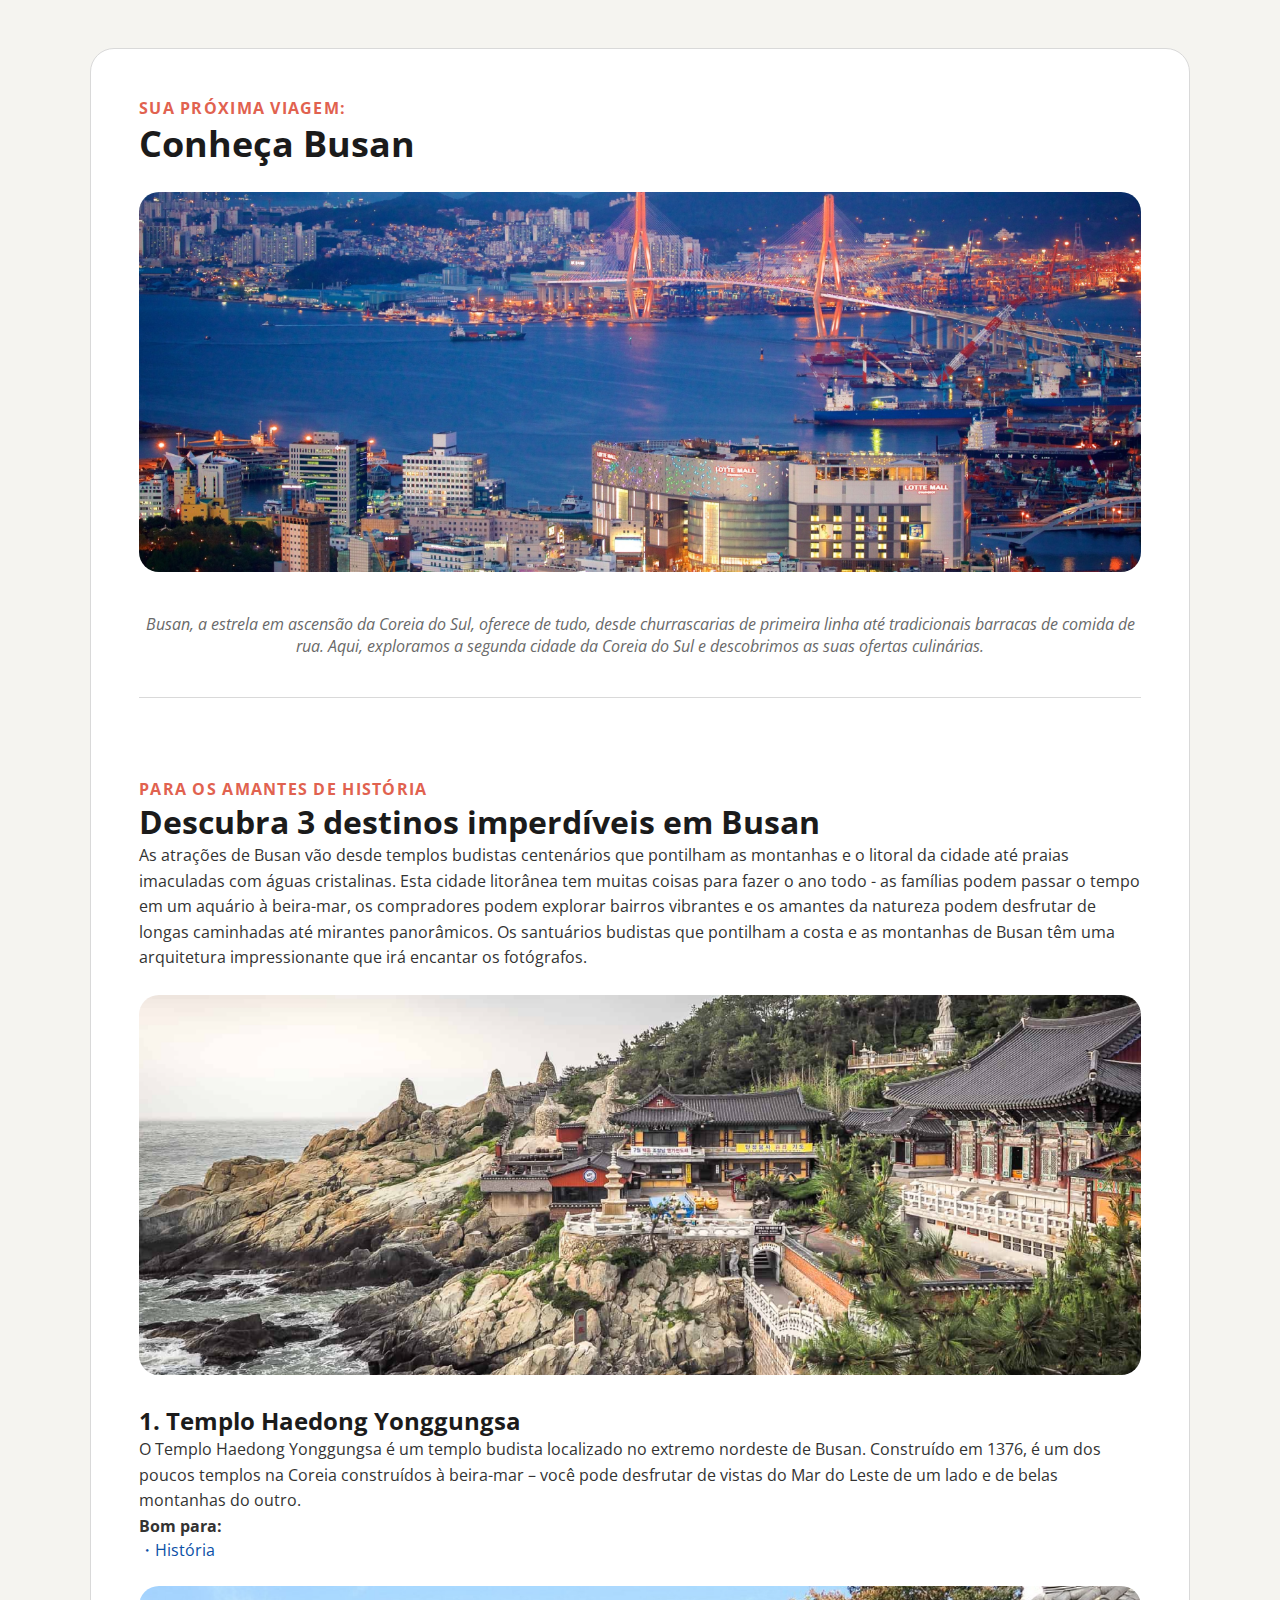
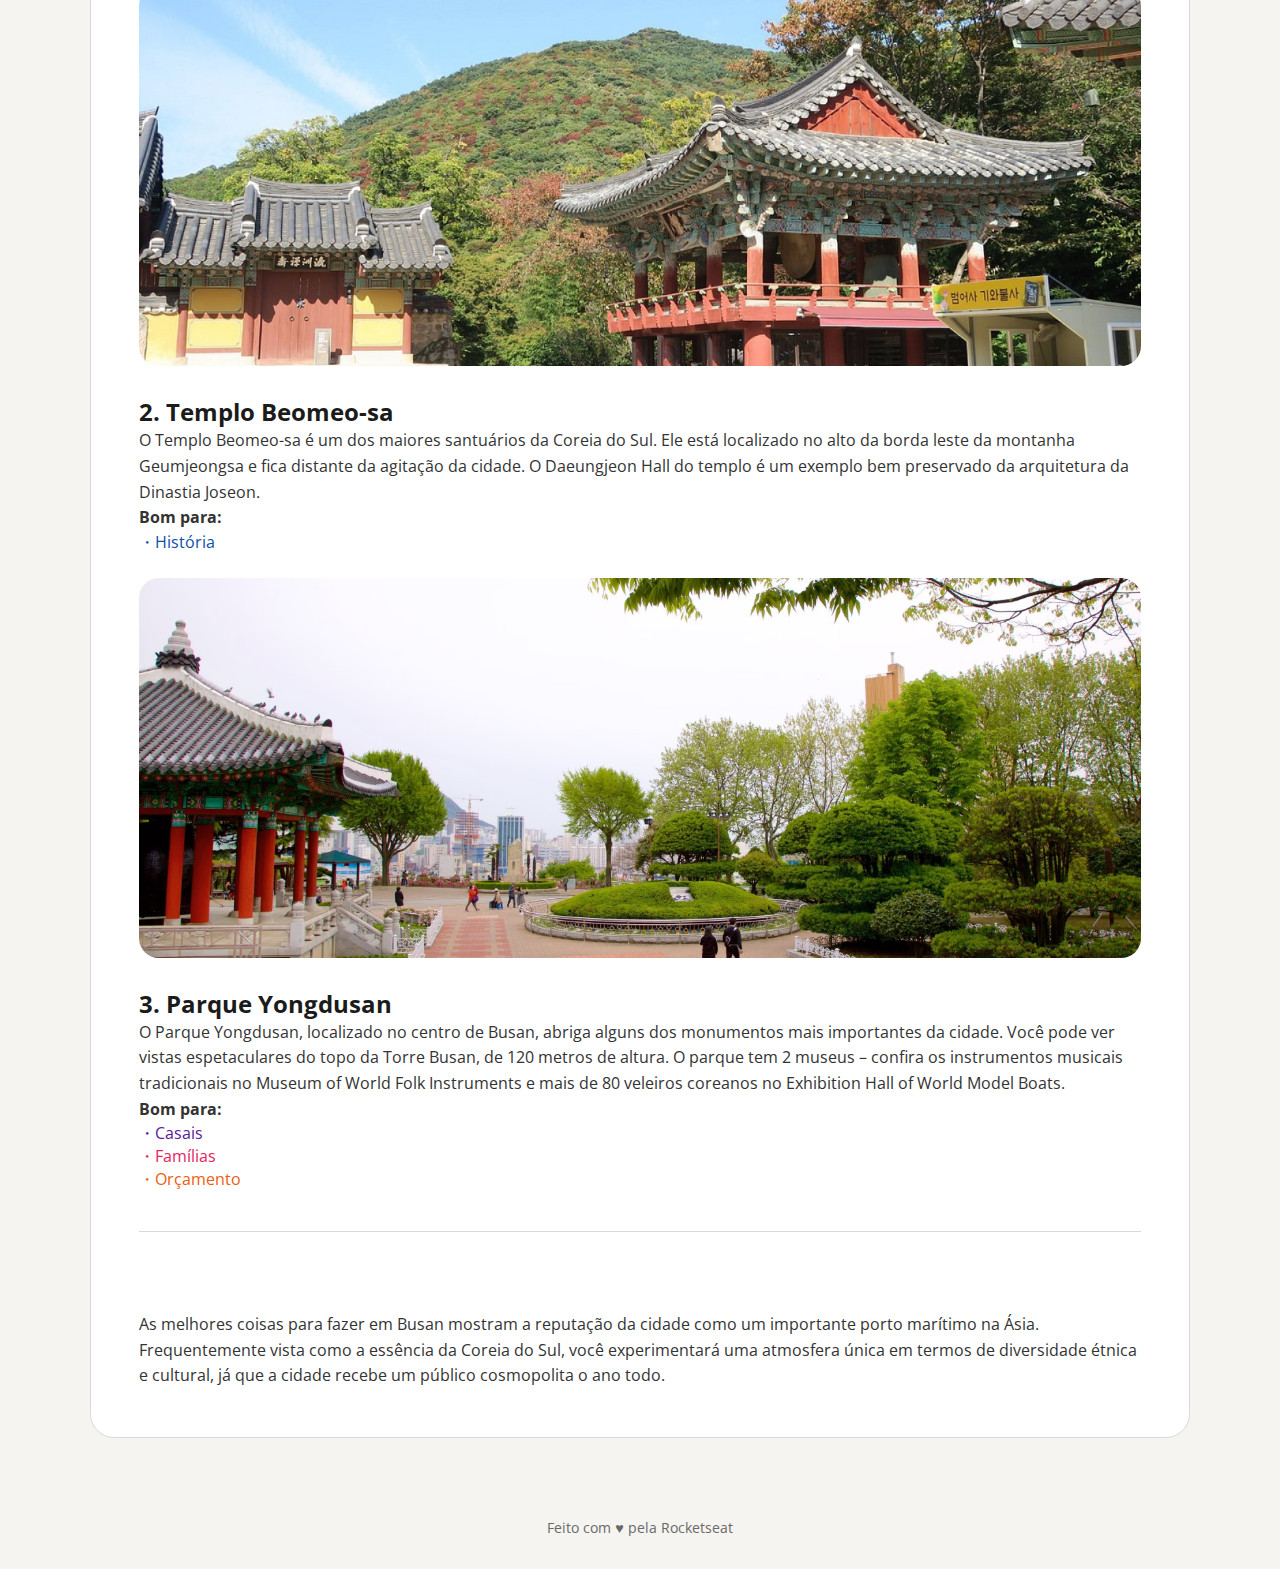
<file: projeto-turistico/index.html>
<!doctype html>
<html lang="pt-br">
<head>
    <meta charset="UTF-8">
    <meta name="viewport" content="width=device-width, initial-scale=1">
    <link rel="stylesheet" href="../projeto-turistico/style.css">
    <link rel="preconnect" href="https://fonts.googleapis.com">
    <link rel="preconnect" href="https://fonts.gstatic.com" crossorigin>
    <title>Locais Turisticos</title>
    <link href="https://fonts.googleapis.com/css2?family=Open+Sans:ital,wght@0,300..800;1,300..800&display=swap"
          rel="stylesheet">
</head>
<body>
<div class="container">
    <section id="busan">
        <p class="text-headline">SUA PRÓXIMA VIAGEM:</p>
        <h1>Conheça Busan</h1>
        <img src="../projeto-turistico/assets/Image_01.png" alt="Picture of Busan">
        <p class="text-subtitle">
            Busan, a estrela em ascensão da Coreia do Sul, oferece de tudo, desde churrascarias de
            primeira linha até tradicionais barracas de comida de rua. Aqui, exploramos a segunda cidade da Coreia do
            Sul e descobrimos as suas ofertas culinárias.
        </p>
        <div class="divider"></div>
    </section>
    <section id="destinations">
        <p class="text-headline">PARA OS AMANTES DE HISTÓRIA</p>
        <h2>Descubra 3 destinos imperdíveis em Busan</h2>
        <p class="text-secondary">
            As atrações de Busan vão desde templos budistas centenários que pontilham as montanhas
            e o litoral da cidade até praias imaculadas com águas cristalinas. Esta cidade litorânea tem muitas coisas
            para fazer o ano todo - as famílias podem passar o tempo em um aquário à beira-mar, os compradores podem
            explorar bairros vibrantes e os amantes da natureza podem desfrutar de longas caminhadas até mirantes
            panorâmicos.
            Os santuários budistas que pontilham a costa e as montanhas de Busan têm uma arquitetura impressionante que
            irá encantar os fotógrafos.
        </p>
        <img src="../projeto-turistico/assets/Image_02.png" alt="Templo Haedong Yonggungsa">
        <h3>1. Templo Haedong Yonggungsa </h3>
        <p class="text-secondary">
            O Templo Haedong Yonggungsa é um templo budista localizado no extremo nordeste de
            Busan. Construído em 1376, é um dos poucos templos na Coreia construídos à beira-mar – você pode desfrutar
            de vistas do Mar do Leste de um lado e de belas montanhas do outro.
        </p>
        <p class="text-secondary" style="font-weight: bold">Bom para:</p>
        <p class="accent-blue">・História</p>
        <img src="../projeto-turistico/assets/Image_03.png" alt="Templo Beomeo-sa">
        <h3>2. Templo Beomeo-sa</h3>
        <p class="text-secondary">
            O Templo Beomeo-sa é um dos maiores santuários da Coreia do Sul. Ele está localizado
            no alto da borda leste da montanha Geumjeongsa e fica distante da agitação da cidade. O Daeungjeon Hall do
            templo é um exemplo bem preservado da arquitetura da Dinastia Joseon.
        </p>
        <p class="text-secondary" style="font-weight: bold">Bom para:</p>
        <p class="accent-blue">・História</p>
        <img src="../projeto-turistico/assets/Image_04.png" alt="Parque Yongdusan">
        <h3>3. Parque Yongdusan</h3>
        <p class="text-secondary">
            O Parque Yongdusan, localizado no centro de Busan, abriga alguns dos monumentos mais
            importantes da cidade. Você pode ver vistas espetaculares do topo da Torre Busan, de 120 metros de altura. O
            parque tem 2 museus – confira os instrumentos musicais tradicionais no Museum of World Folk Instruments e
            mais de 80 veleiros coreanos no Exhibition Hall of World Model Boats.
        </p>
        <p class="text-secondary" style="font-weight: bold">Bom para:</p>
        <p class="accent-purple">・Casais</p>
        <p class="accent-pink">・Famílias</p>
        <p class="accent-orange">・Orçamento</p>
        <div class="divider"></div>
    </section>
    <section id="end">
        <p class="text-secondary">
            As melhores coisas para fazer em Busan mostram a reputação da cidade como um importante porto marítimo na
            Ásia. Frequentemente vista como a essência da Coreia do Sul, você experimentará uma atmosfera única em
            termos de diversidade étnica e cultural, já que a cidade recebe um público cosmopolita o ano todo.
        </p>
    </section>
</div>
<footer>
    Feito com ♥ pela Rocketseat
</footer>
</body>
</html>
</file>
<file: projeto-turistico/style.css>
* {
    margin: 0;
    padding: 0;
    box-sizing: border-box;
    font-family: "Open Sans", sans-serif;
}

:root {
    --background-default: #F5F4F0;
    --border-primary: #D9D9D9;

    --text-primary: #1B1B1B;
    --text-secondary: #333333;
    --text-tertiary: #696969;
    --text-headline: #E1624F;

    --accent-blue: #0C51A7;
    --accent-orange: #E95E10;
    --accent-pink: #E5245E;
    --accent-purple: #591B98;
}

body {
    min-height: 100vh;
    background-color: var(--background-default);
    display: flex;
    flex-direction: column;
    align-items: center;
}

.container {
    max-width: 1100px;
    width: 100%;
    background: #fff;
    border: 1px solid var(--border-primary);
    border-radius: 24px;
    padding: 3rem;
    margin: 3rem 1.5rem;
    display: flex;
    flex-direction: column;
    gap: 2.5rem;
}

h1 {
    font-size: 2.25rem;
    font-weight: 700;
    color: var(--text-primary);
}

h2 {
    font-size: 2rem;
    font-weight: 700;
    color: var(--text-primary);
}

h3 {
    font-size: 1.5rem;
    font-weight: 700;
    color: var(--text-primary);
}

.text-headline {
    color: var(--text-headline);
    font-weight: 700;
    letter-spacing: 0.08em;
    text-transform: uppercase;
}

.text-subtitle {
    color: var(--text-tertiary);
    font-style: italic;
    text-align: center;
    margin-top: 0.75rem;
}

.text-primary {
    color: var(--text-primary);
    font-weight: 600;
}

.text-secondary {
    color: var(--text-secondary);
    line-height: 1.6;
}

.text-tertiary {
    color: var(--text-tertiary);
}

.accent-blue { color: var(--accent-blue); }
.accent-orange { color: var(--accent-orange); }
.accent-pink { color: var(--accent-pink); }
.accent-purple { color: var(--accent-purple); }

img {
    width: 100%;
    height: 380px;
    object-fit: cover;
    border-radius: 20px;
    margin: 1.5rem 0;
}

.divider {
    width: 100%;
    height: 1px;
    background-color: var(--border-primary);
    margin: 2.5rem 0;
}

footer {
    width: 100%;
    text-align: center;
    padding: 2rem 0;
    color: var(--text-tertiary);
    font-size: 0.9rem;
}
</file>
